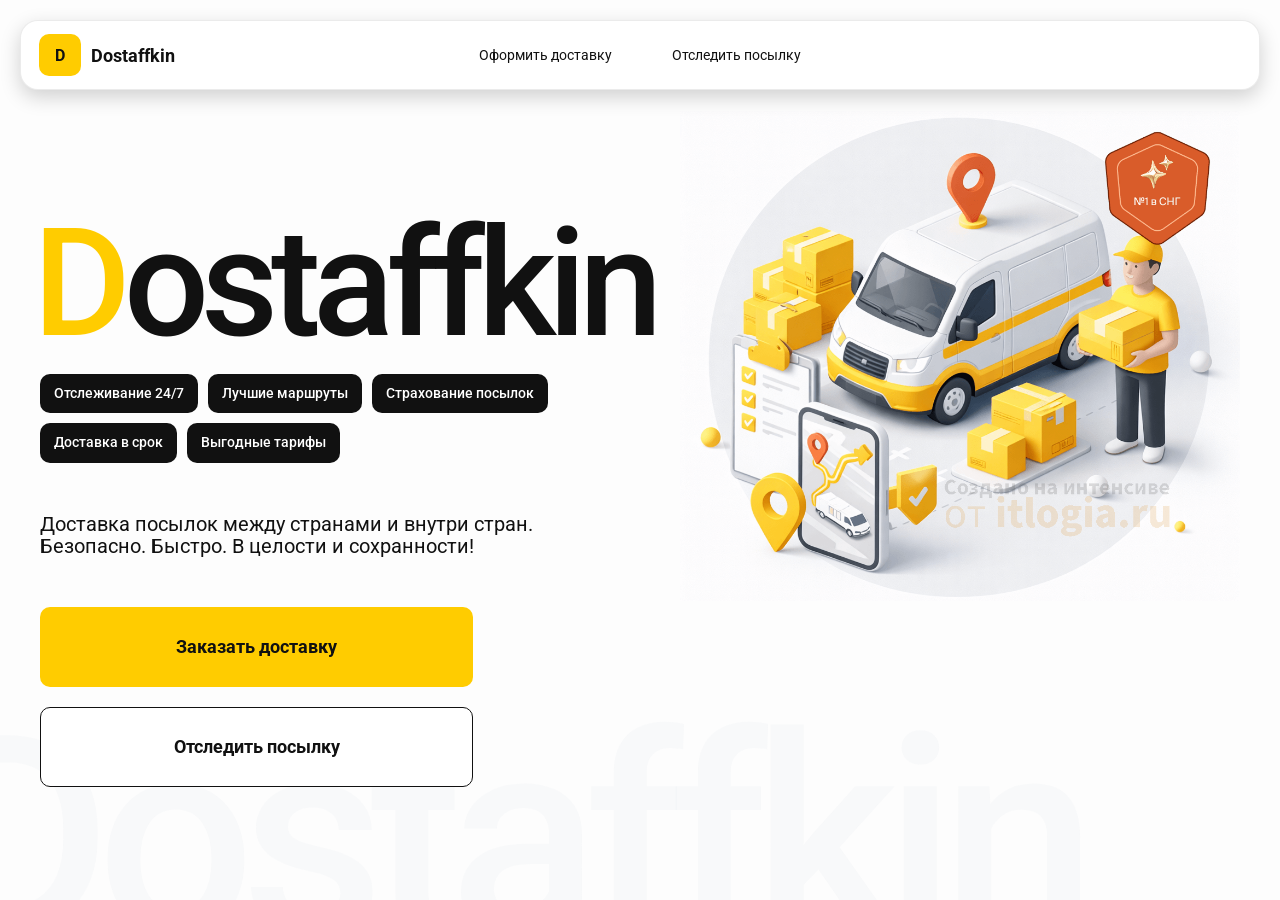
<file: index.html>
<!DOCTYPE html>
<html lang="ru">

<head>
    <meta charset="UTF-8">
    <meta name="viewport" content="width=device-width,initial-scale=1,maximum-scale=1,user-scalable=0" />
    <title>Dostaffkin — Доставка посылок между странами и внутри стран. Безопасно. Быстро. В целости и сохранности!
    </title>
    <link rel="stylesheet" href="./styles/base.css">
    <link rel="stylesheet" href="./styles/base_adaptive.css">
    <link rel="stylesheet" href="./styles/index.css">
    <link rel="stylesheet" href="./styles/index_adaptive.css">
</head>

<body>
    <div class="container">
        <header class="header">
            <a class="header-brand" href="#">
                <div class="header-logo">D</div>
                <div class="header-title">Dostaffkin</div>
            </a>
            <nav class="header-menu">
                <a class="header-link" href="./order.html">Оформить <span>доставку</span></a>
                <a class="header-link" href="./track.html">Отследить <span>посылку</span></a>
            </nav>
        </header>
        <main class="main">
            <section class="main-info">
                <div class="main-title">
                    <span>D</span>ostaffkin
                </div>
                <div class="main-features">
                    <div class="main-feature">Отслеживание 24/7</div>
                    <div class="main-feature">Лучшие маршруты</div>
                    <div class="main-feature">Страхование посылок</div>
                    <div class="main-feature">Доставка в срок</div>
                    <div class="main-feature">Выгодные тарифы</div>
                </div>
                <div class="main-description">
                    Доставка посылок между странами и внутри стран.
                    Безопасно. Быстро. В целости и сохранности!
                </div>
                <div class="main-actions">
                    <a class="button" type="button" href="./order.html">Заказать доставку</a>
                    <a class="button button-white" type="button" href="./track.html">Отследить посылку</a>
                </div>
            </section>
            <div class="main-title-ghost">Dostaffkin</div>
            <section class="main-image">
                <img src="images/main-image.png" alt="Main image" />
            </section>
        </main>
    </div>
</body>

</html>
</file>
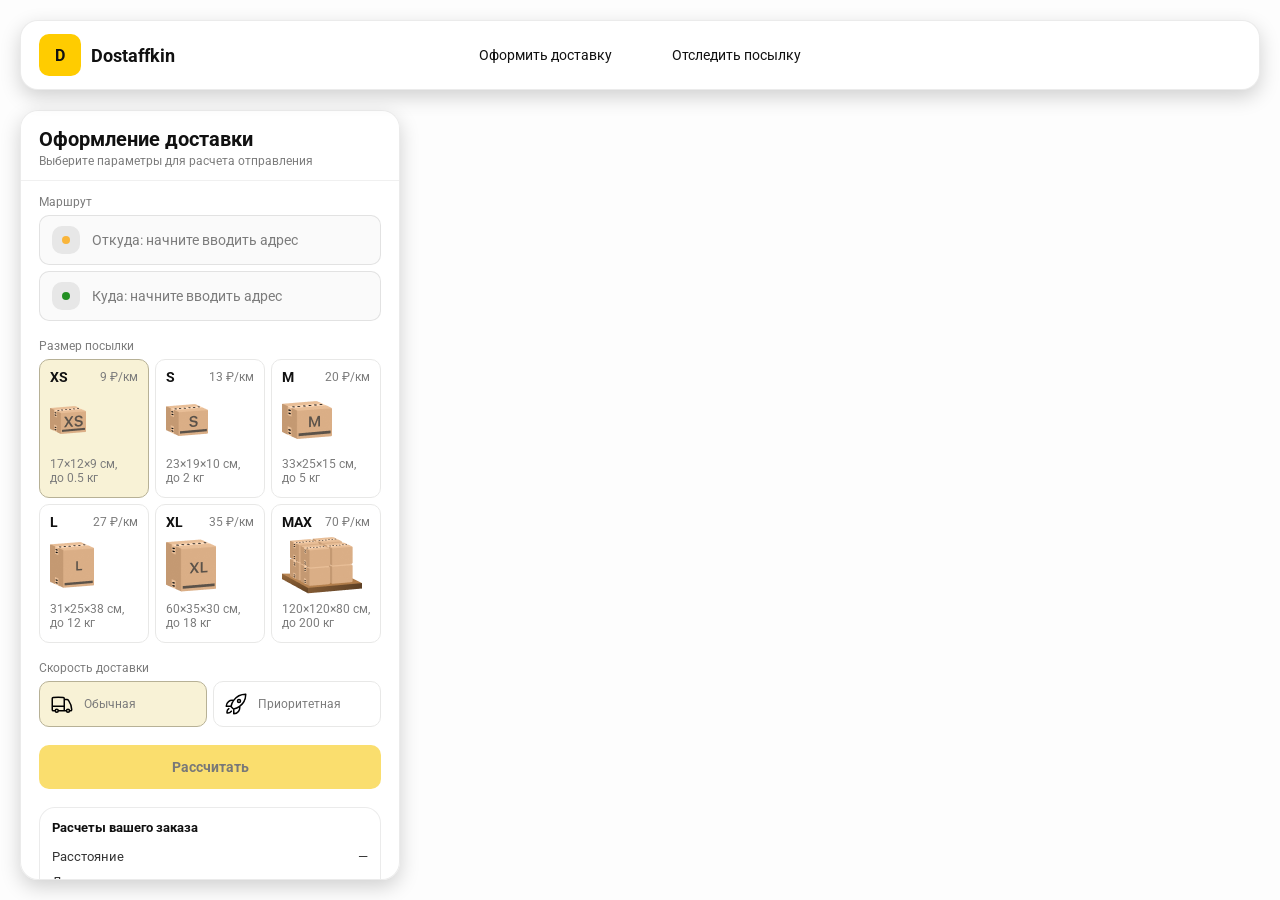
<file: order.html>
<!doctype html>
<html lang="ru">

<head>
    <meta charset="utf-8" />
    <meta name="viewport" content="width=device-width,initial-scale=1,maximum-scale=1,user-scalable=0" />
    <title>Оформление доставки</title>

    <link rel="stylesheet" href="styles/base.css" />
    <link rel="stylesheet" href="styles/base_adaptive.css" />

    <link rel="stylesheet" href="styles/order.css" />
    <link rel="stylesheet" href="styles/order_adaptive.css" />

    <script src="https://api-maps.yandex.ru/2.1/?lang=ru_RU&apikey=11980e32-ab4d-43af-a13c-2ff705448350&suggest_apikey=31fbb1b3-f583-493a-93ea-b4a7d478a0f4" type="text/javascript"></script>
</head>

<body>
    <div id="map"></div>
    <header class="header">
        <a class="header-brand" href="./index.html">
            <div class="header-logo">D</div>
            <div class="header-title">Dostaffkin</div>
        </a>
        <nav class="header-menu">
            <a class="header-link" href="#">Оформить <span>доставку</span></a>
            <a class="header-link" href="./track.html">Отследить <span>посылку</span></a>
        </nav>
    </header>
    <aside class="main" id="sidebar">
        <div class="main-header">
            <div class="main-title">Оформление доставки</div>
            <div class="main-text">Выберите параметры для расчета отправления</div>
        </div>
        <div class="main-content">
            <div class="main-route">
                <div class="main-block-title">Маршрут</div>
                <div class="main-fields">
                    <div class="main-field" id="fromField">
                        <div class="main-pin"></div>
                        <input id="from" placeholder="Откуда: начните вводить адрес" autocomplete="off" />
                        <div class="main-ac" id="fromAc" role="listbox" aria-label="Подсказки адресов"></div>
                    </div>

                    <div class="main-field" id="toField">
                        <div class="main-pin"></div>
                        <input id="to" placeholder="Куда: начните вводить адрес" autocomplete="off" />
                        <div class="main-ac" id="toAc" role="listbox" aria-label="Подсказки адресов"></div>
                    </div>
                </div>
            </div>
            <div class="main-package">
                <div class="main-block-title">Размер посылки</div>

                <div class="main-sizes">
                    <div class="main-size-card is-active" data-value="xs">
                        <div class="main-size-top">
                            <div class="main-size-label">XS</div>
                            <div class="main-size-rate">9 ₽/км</div>
                        </div>
                        <div class="main-size-media">
                            <img src="images/sizes/xs.png" alt="Короб XS" />
                        </div>
                        <div class="main-size-description">17×12×9 см,<br>до 0.5 кг</div>
                    </div>

                    <div class="main-size-card" data-value="s">
                        <div class="main-size-top">
                            <div class="main-size-label">S</div>
                            <div class="main-size-rate">13 ₽/км</div>
                        </div>
                        <div class="main-size-media">
                            <img src="images/sizes/s.png" alt="Короб S" />
                        </div>
                        <div class="main-size-description">23×19×10 см,<br>до 2 кг</div>
                    </div>

                    <div class="main-size-card" data-value="m">
                        <div class="main-size-top">
                            <div class="main-size-label">M</div>
                            <div class="main-size-rate">20 ₽/км</div>
                        </div>
                        <div class="main-size-media">
                            <img src="images/sizes/m.png" alt="Короб M" />
                        </div>
                        <div class="main-size-description">33×25×15 см,<br>до 5 кг</div>
                    </div>

                    <div class="main-size-card" data-value="l">
                        <div class="main-size-top">
                            <div class="main-size-label">L</div>
                            <div class="main-size-rate">27 ₽/км</div>
                        </div>
                        <div class="main-size-media">
                            <img src="images/sizes/l.png" alt="Короб L" />
                        </div>
                        <div class="main-size-description">31×25×38 см,<br>до 12 кг</div>
                    </div>

                    <div class="main-size-card" data-value="xl">
                        <div class="main-size-top">
                            <div class="main-size-label">XL</div>
                            <div class="main-size-rate">35 ₽/км</div>
                        </div>
                        <div class="main-size-media">
                            <img src="images/sizes/xl.png" alt="Короб XL" />
                        </div>
                        <div class="main-size-description">60×35×30 см,<br>до 18 кг</div>
                    </div>

                    <div class="main-size-card" data-value="max">
                        <div class="main-size-top">
                            <div class="main-size-label">MAX</div>
                            <div class="main-size-rate">70 ₽/км</div>
                        </div>
                        <div class="main-size-media main-size-media-palleta">
                            <img src="images/sizes/max.png" alt="Паллета" />
                        </div>
                        <div class="main-size-description">120×120×80 см,<br>до 200 кг</div>
                    </div>
                </div>
            </div>
            <div class="main-speed">
                <div class="main-block-title">Скорость доставки</div>

                <div class="main-speeds">
                    <div class="main-speed-card is-active" data-value="regular">
                        <img class="main-speed-media" src="images/icons/regular.svg" alt="Regular" />
                        <div class="main-speed-description">Обычная</div>
                    </div>
                    <div class="main-speed-card" data-value="fast">
                        <img class="main-speed-media" src="images/icons/fast.svg" alt="Fast" />
                        <div class="main-speed-description">Приоритетная</div>
                    </div>

                </div>
            </div>
            <div class="main-calculate-block">
                <button id="calc" class="button calculate-button" type="button" disabled>Рассчитать</button>
            </div>
            <div class="main-result" id="result">
                <div class="main-result-title">Расчеты вашего заказа</div>
                <div class="main-result-lines">
                    <div class="main-result-line"><span>Расстояние</span><span id="distanceValue">—</span></div>
                    <div class="main-result-line"><span>Доставим через</span><span id="durationValue">—</span></div>
                    <div class="main-result-line"><span>Тариф</span><span id="rateValue">—</span></div>
                </div>
                <div class="main-price">
                    <div class="main-price-label">Итого</div>
                    <div class="main-price-value" id="totalValue">—</div>
                </div>
            </div>
            <div class="main-order-box">
                <div class="main-order-form" id="orderForm">
                    <div class="main-order-title">Оформление доставки</div>
                    <div class="main-block-info-row">
                        <div class="main-block-title">Контакты</div>
                        <div class="order-fields">
                            <div class="main-field">
                                <input id="customerName" placeholder="Ваше имя" autocomplete="off" />
                            </div>
                            <div class="main-field">
                                <input id="customerPhone" placeholder="Ваш телефон" autocomplete="off"
                                    inputmode="tel" />
                            </div>
                        </div>
                    </div>
                    <div class="main-block-info-row extra-info">
                        <div class="main-block-title">Дополнительная информация</div>
                        <div class="main-field textarea">
                            <textarea id="comment" placeholder="Детали доставки и комментарии"></textarea>
                        </div>
                    </div>
                    <button id="submit" class="button main-submit-request" type="button" disabled>Отправить
                        заявку
                    </button>
                </div>

                <div class="main-order-success" id="orderSuccess">
                    <div class="main-success-icon">✓</div>
                    <div class="main-success-title">Заявка отправлена!</div>
                    <div class="main-success-title">Номер отправления – <span id="orderId"></span></div>
                    <div class="main-success-subtitle">Мы скоро свяжемся с вами</div>
                </div>
            </div>
        </div>
    </aside>

    <script src="./scripts/order.js"></script>
</body>

</html>
</file>
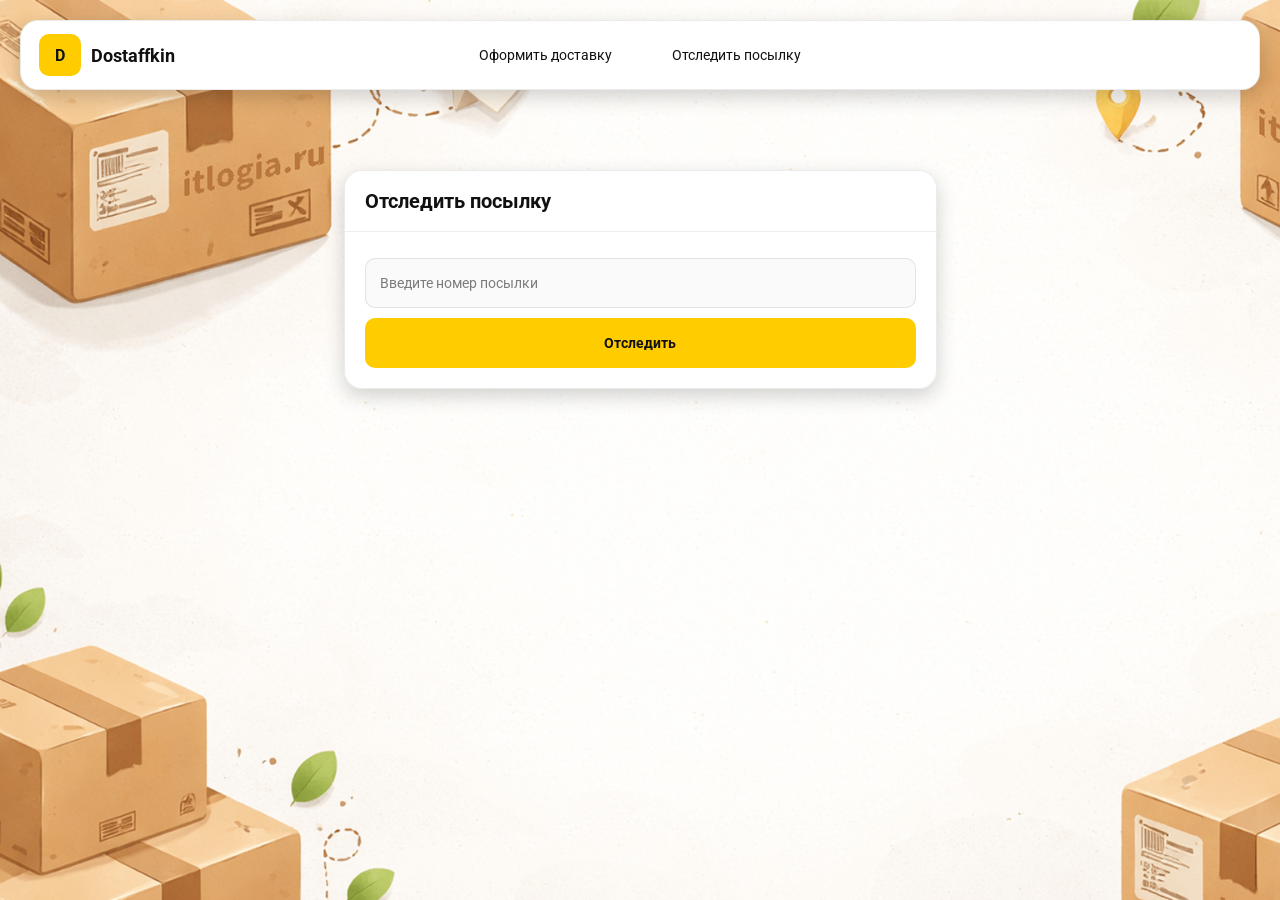
<file: track.html>
<!doctype html>
<html lang="ru">

<head>
    <meta charset="utf-8" />
    <meta name="viewport" content="width=device-width,initial-scale=1,maximum-scale=1,user-scalable=0" />
    <title>Отследить посылку</title>
    <link rel="stylesheet" href="styles/base.css" />
    <link rel="stylesheet" href="styles/base_adaptive.css" />

    <link rel="stylesheet" href="styles/track.css" />
    <link rel="stylesheet" href="styles/track_adaptive.css" />
</head>

<body>
    <div class="container">
        <header class="header">
            <a class="header-brand" href="./index.html">
                <div class="header-logo">D</div>
                <div class="header-title">Dostaffkin</div>
            </a>
            <nav class="header-menu">
                <a class="header-link" href="./order.html">Оформить <span>доставку</span></a>
                <a class="header-link" href="#">Отследить <span>посылку</span></a>
            </nav>
        </header>
        <main class="track-content">
            <section class="track-card track-search">
                <div class="track-title">Отследить посылку</div>
                <div class="track-action">
                    <div class="main-field track-field">
                        <input id="trackNumber" placeholder="Введите номер посылки" autocomplete="off" />
                    </div>
                    <button id="trackButton" class="button track-button" type="button">Отследить</button>
                </div>
            </section>
            <section class="track-card track-result" id="trackResult">
                <div class="track-result-header">
                    <div class="track-id" id="trackIdValue"></div>
                    <div class="track-routes">
                        <div class="track-route">
                            <div class="track-route-pin">
                                <svg xmlns="http://www.w3.org/2000/svg" fill="none" viewBox="0 0 24 24"
                                    stroke-width="1.5" stroke="orange" class="size-6">
                                    <path stroke-linecap="round" stroke-linejoin="round"
                                        d="M15 10.5a3 3 0 1 1-6 0 3 3 0 0 1 6 0Z" />
                                    <path stroke-linecap="round" stroke-linejoin="round"
                                        d="M19.5 10.5c0 7.142-7.5 11.25-7.5 11.25S4.5 17.642 4.5 10.5a7.5 7.5 0 1 1 15 0Z" />
                                </svg>
                            </div>
                            <div class="track-route-address" id="trackFromValue">
                                Откуда: Москва, улица Арбат, 1
                            </div>
                        </div>
                        <div class="track-route track-route-arrow">
                            <svg xmlns="http://www.w3.org/2000/svg" fill="none" viewBox="0 0 24 24" stroke-width="1.5"
                                stroke="currentColor" class="size-6">
                                <path stroke-linecap="round" stroke-linejoin="round"
                                    d="M19.5 13.5 12 21m0 0-7.5-7.5M12 21V3" />
                            </svg>
                        </div>
                        <div class="track-route">
                            <div class="track-route-pin">
                                <svg xmlns="http://www.w3.org/2000/svg" fill="none" viewBox="0 0 24 24"
                                    stroke-width="1.5" stroke="green" class="size-6">
                                    <path stroke-linecap="round" stroke-linejoin="round"
                                        d="M15 10.5a3 3 0 1 1-6 0 3 3 0 0 1 6 0Z" />
                                    <path stroke-linecap="round" stroke-linejoin="round"
                                        d="M19.5 10.5c0 7.142-7.5 11.25-7.5 11.25S4.5 17.642 4.5 10.5a7.5 7.5 0 1 1 15 0Z" />
                                </svg>
                            </div>
                            <div class="track-route-address" id="trackToValue">
                                Куда: Минск, проспект Независимости, 58
                            </div>
                        </div>
                    </div>
                </div>
                <div class="track-info">
                    <div class="track-status-title">Статус данной посылки:</div>
                    <div class="track-status-list" id="trackStatusList">


                    </div>
                </div>
            </section>
        </main>
    </div>

    <script src="./scripts/track.js"></script>
</body>

</html>
</file>
<file: styles/base.css>
*, *::before, *::after {
    box-sizing: border-box;
}

@font-face {
    font-family: "Roboto";
    src: url("../fonts/Roboto-Regular.ttf");
    font-weight: normal;
}

@font-face {
    font-family: "Roboto";
    src: url("../fonts/Roboto-Bold.ttf");
    font-weight: bold;
}

@font-face {
    font-family: "Roboto";
    src: url("../fonts/Roboto-Medium.ttf");
    font-weight: 500;
}

html, body {
    margin: 0;
    color: #111111;
    font-family: "Roboto", sans-serif;
}

body {
    background: #FDFDFD;
}

.header {
    border-radius: 18px;
    box-shadow: 0 7px 20px 0 #0000002E;
    backdrop-filter: blur(10px);
    background: #ffffff;
    left: 20px;
    border: 1px solid rgba(0, 0, 0, 0.08);
    position: fixed;
    right: 20px;
    top: 20px;
    padding: 14px 18px;
    height: 70px;
    display: flex;
    align-items: center;
    z-index: 6;
}

.header-brand {
    display: flex;
    align-items: center;
    text-decoration: none;
    gap: 10px;
}

.header-logo {
    width: 42px;
    height: 42px;
    border-radius: 10px;
    background: #FFCC00;
    display: grid;
    place-items: center;
    font-weight: bold;
    color: #111;
}

.header-title {
    font-size: 18px;
    font-weight: bold;
    color: #111111;
    text-decoration: none;
}

.header-menu {
    display: flex;
    align-items: center;
    gap: 60px;
    margin: 0;
    position: absolute;
    left: 50%;
    transform: translateX(-50%);
}

.header-link {
    font-size: 14px;
    color: #111111;
    text-decoration: none;
}

.button {
    border: 0;
    outline: none;
    height: 44px;
    border-radius: 10px;
    font-size: 14px;
    font-weight: bold;
    cursor: pointer;
    font-family: inherit;
    transition: transform .08s ease, opacity .12s ease;
    background: #FFCC00;
    color: #111111;
    text-align: center;
    text-decoration: none;
}

.button:hover {
    background-color: #E5BC19;
}


.button:disabled {
    cursor: not-allowed;
    background-color: #FADE6E;
    color: #787878;
    transform: none;
}

.button.button-white {
    background: #ffffff;
    border: 1px solid #111111;
}

.button.button-white:hover {
    background: rgb(241 241 241);
}

.main-field {
    display: flex;
    align-items: center;
    margin-top: 6px;
    gap: 10px;
    border: 1px solid #1111111A;
    background: #FAFAFA;
    border-radius: 10px;
    padding: 10px 12px;
    position: relative;
    box-sizing: border-box;
    height: 50px;
}

.main-field.textarea {
    height: auto;
}

.main-pin {
    width: 28px;
    height: 28px;
    border-radius: 10px;
    background: rgba(17, 17, 17, 0.08);
    display: grid;
    place-items: center;
    flex: 0 0 auto;
    position: relative;
}

.main-pin::before {
    content: "";
    width: 8px;
    height: 8px;
    border-radius: 999px;
    background: orange;
    opacity: .75;
    display: block;
}

.main-field:last-child .main-pin::before {
    background: green;
    opacity: .85;
}

input, textarea {
    width: 100%;
    border: 0;
    outline: none;
    background: transparent;
    font-size: 14px;
    color: #111111;
    font-family: inherit;
}

textarea {
    resize: vertical;
    min-height: 72px;
    padding: 2px 0;
}

input::placeholder, textarea::placeholder {
    color: #7C7C7C;
}

.main-field:focus-within {
    border-color: rgba(0, 0, 0, 0.20);
    box-shadow: 0 0 0 4px rgba(255, 204, 0, 0.35);
    background: rgba(255, 255, 255, 0.75);
}
</file>
<file: styles/base_adaptive.css>
@media (max-width: 767px) {
    .header {
        left: 10px;
        right: 10px;
        top: 10px;
    }

    .header-link span {
        display: none;
    }

    .header-menu {
        gap: 20px;
        justify-content: flex-start;
        margin: 0 0 0 30px;
        position: static;
        transform: none;
    }
}

@media (max-width: 420px) {
    .header-title {
        display: none;
    }
}

@media (max-width: 374px) {
    .header-menu {
        gap: 10px;
        margin: 0 0 0 10px;
    }
}
</file>
<file: styles/index.css>
.container {
    overflow: hidden;
    min-height: 100vh;
}

.main {
    padding: 111px 40px 40px;
    position: relative;
    display: flex;
}

.main-info {
    max-width: 840px;
    width: 100%;
    position: relative;
}

.main-title {
    margin-top: 98px;
    font-weight: 500;
    font-size: 200px;
    line-height: 1;
    letter-spacing: -0.05em;
    color: #111111;
    left: -15px;
    position: relative;
}

.main-title span {
    color: #ffcc00;
}

.main-features {
    margin-top: 15px;
    display: flex;
    flex-wrap: wrap;
    gap: 10px;
}

.main-feature {
    background: #111111;
    color: #ffffff;
    padding: 12px 14px;
    font-weight: 500;
    font-size: 14px;
    line-height: 1.1;
    border-radius: 10px;
}

.main-description {
    margin-top: 50px;
    max-width: 500px;
    font-size: 20px;
    line-height: 1.1;
    color: #111111;
}

.main-actions {
    margin-top: 50px;
    display: flex;
    flex-direction: column;
    gap: 20px;
}

.main-actions .button {
    height: 80px;
    width: 433px;
    font-size: 18px;
    font-weight: bold;
    place-items: center;
    display: grid;
}

.main-title-ghost {
    position: absolute;
    z-index: -1;
    left: -70px;
    bottom: -150px;
    font-weight: 500;
    font-size: 278px;
    line-height: 1;
    letter-spacing: -0.05em;
    color: #ECEDF04D;
}

.main-image {
    width: 1024px;
    top: 100px;
    z-index: -2;
}

.main-image img {
    width: 100%;
    max-width: 1024px;
    height: auto;
    display: block;
}
</file>
<file: styles/index_adaptive.css>
@media (max-width: 1760px) {
    .main-title {
        font-size: 150px;
        left: -7px;
    }

    .main-info {
        max-width: 640px;
    }
}

@media (max-width: 1200px) {
    .main-info {
        max-width: 540px;
    }

    .main {
        padding: 111px 20px 20px;
    }

    .main-title {
        font-size: 120px;
        left: -4px;
    }

    .main-title-ghost {
        font-size: 220px;
    }
}

@media (max-width: 1024px) {
    .main-title {
        margin-top: 30px;
    }

    .main {
        flex-direction: column-reverse;
    }

    .main-image {
        max-width: 350px;
        position: absolute;
        left: 370px;
        top: 370px;
    }

    .main-info {
        max-width: 100%;
    }

    .main-actions {
        gap: 10px;
    }

    .main-actions .button {
        height: 50px;
        font-size: 14px;
        width: auto;
        max-width: 300px;
    }

    .main-description {
        max-width: 350px;
    }
}

@media (max-width: 570px) {
    .main-title {
        font-size: 88px;
    }

    .main-description {
        max-width: 100%
    }

    .main-actions {
       width: 100%;
    }

    .main-actions .button {
        width: 100%;
        max-width: 100%
    }

    .main-image {
        max-width: 650px;
        position: absolute;
        left: 170px;
        top: 70px;
        opacity: 0.2;
    }
}

@media (max-width: 400px) {
    .main-title {
        font-size: 70px;
    }
}
</file>
<file: styles/order.css>
#map {
    position: fixed;
    inset: 0;
}

.main {
    border-radius: 18px;
    box-shadow: 0 7px 20px 0 #0000002E;
    backdrop-filter: blur(10px);
    background: rgba(255, 255, 255, 0.96);
    left: 20px;
    border: 1px solid rgba(0, 0, 0, 0.08);
    position: fixed;
    top: 110px;
    bottom: 20px;
    width: 380px;
    display: flex;
    flex-direction: column;
    overflow: hidden;
    z-index: 5;
}

.main-header {
    padding: 18px 18px 12px 18px;
    border-bottom: 1px solid rgba(0, 0, 0, 0.06);
    display: flex;
    flex-direction: column;
}

.main-title {
    font-size: 20px;
    line-height: 100%;
    font-weight: bold;
}

.main-text {
    font-size: 12px;
    margin-top: 5px;
    color: #7C7C7C;
}

.main-content {
    padding: 14px 18px 18px 18px;
    overflow: auto;
    scrollbar-width: none;
    display: flex;
    flex-direction: column;
    gap: 18px;
    flex: 1;
}

.main-block-title {
    font-size: 12px;
    color: #7C7C7C;
}

.main-route .main-block-title,
.main-package .main-block-title {
    margin-bottom: 6px;
}

.main-sizes {
    display: grid;
    gap: 6px;
    grid-template-columns: repeat(3, 1fr);
}

.main-size-card {
    border: 1px solid #E8E8E7;
    background: #FFFFFF;
    border-radius: 10px;
    padding: 10px;
    cursor: pointer;
    user-select: none;
    transition: transform .08s ease, border-color .12s ease, background .12s ease;
    min-height: 139px;
}

.main-size-card:hover {
    transform: translateY(-1px);
}

.main-size-card.is-active {
    background-color: #F8F2D6;
    border-color: #B7B196;
}

.main-size-top {
    display: flex;
    align-items: center;
    justify-content: space-between;
}

.main-size-label {
    font-weight: bold;
    font-size: 14px;
    color: #111111;
    line-height: 100%;
}

.main-size-rate {
    font-size: 12px;
    color: #7C7C7C;
    line-height: 100%;
}

.main-size-media {
    margin-top: 8px;
    height: 57px;
}

.main-size-description {
    margin-top: 8px;
    font-size: 12px;
    color: #7C7C7C;
    line-height: 1.2;
}

.calculate-button {
    width: 100%;
}

.main-result {
    border: 1px solid rgba(0, 0, 0, 0.08);
    background: rgba(255, 255, 255, 0.75);
    border-radius: 16px;
    padding: 12px;
    line-height: 1.25;
}

.main-result-title {
    font-weight: bold;
    font-size: 13px;
    color: #111111;
    margin-bottom: 13px;
}

.main-result-lines {
    gap: 8px;
    display: flex;
    flex-direction: column;
}

.main-result-line {
    font-size: 13px;
    color: rgba(17, 17, 17, 0.85);
    display: flex;
    justify-content: space-between;
}

.main-price {
    margin-top: 18px;
    padding-top: 10px;
    border-top: 1px dashed rgba(0, 0, 0, 0.12);
    display: flex;
    align-items: baseline;
    justify-content: space-between;
}

.main-price-label {
    font-size: 12px;
    color: rgba(17, 17, 17, 0.55);
}

.main-price-value {
    font-size: 20px;
    font-weight: bold;
    color: #111111;
    letter-spacing: -0.3px;
}

.main-order-box {
    background: #ffffff;
    border: 1px solid #E8E8E7;
    border-radius: 10px;
    padding: 12px;
}

.main-order-title {
    margin-bottom: 8px;
    font-weight: bold;
    font-size: 14px;
    color: #111111;
}

.main-block-info {
    display: flex;
    flex-direction: column;
    gap: 6px;
}

.order-fields {
    display: grid;
    grid-template-columns: 1fr 1fr;
    column-gap: 10px;
    margin-top: 6px;
}

.main-block-info-row.extra-info {
    display: block;
    margin-top: 13px;
}

.main-submit-request {
    width: 100%;
    margin-top: 6px;
}

.main-order-success {
    display: none;
    text-align: center;
    padding: 22px 12px;
    gap: 12px;
}

.main-order-success.is-visible {
    display: flex;
    flex-direction: column;
    align-items: center;
}

.main-success-icon {
    width: 56px;
    height: 56px;
    border-radius: 50%;
    background: #16a34a;
    color: #ffffff;
    display: grid;
    place-items: center;
    font-size: 30px;
}

.main-success-title {
    font-size: 14px;
    font-weight: bold;
    color: #111111;
}

.main-success-subtitle {
    font-size: 12px;
    color: rgba(17, 17, 17, 0.55);
    line-height: 1.3;
}

.main-speed .main-block-title {
    margin-bottom: 6px;
}

.main-speeds {
    display: grid;
    gap: 6px;
    grid-template-columns: repeat(2, 1fr);
}

.main-speed-card {
    border: 1px solid #E8E8E7;
    background: #FFFFFF;
    border-radius: 10px;
    padding: 10px;
    cursor: pointer;
    user-select: none;
    transition: transform .08s ease, border-color .12s ease, background .12s ease;
    display: flex;
    align-items: center;
    gap: 10px;
}

.main-speed-card:hover {
    transform: translateY(-1px);
}

.main-speed-card.is-active {
    background-color: #F8F2D6;
    border-color: #B7B196;
}

.main-speed-description {
    font-size: 12px;
    color: #7C7C7C;
    line-height: 1.2;
}
</file>
<file: styles/order_adaptive.css>
@media (max-width: 767px) {
    .main {
        left: 10px;
        right: 10px;
        top: 50%;
        bottom: 12px;
        width: auto;
        max-width: none;
    }
}

@media (max-width: 420px) {
    .main-sizes {
        grid-template-columns: repeat(2, 1fr);
    }
}
</file>
<file: styles/track.css>
.container {
    background: #F4F4F4 url("../images/track-bg.png");
    background-size: cover;
    min-height: 100vh;
    padding: 170px 0 50px 0;
}

.track-content {
    width: 593px;
    margin: 0 auto;
}

.track-card {
    width: 100%;
    border-radius: 18px;
    box-shadow: 0 7px 20px 0 #0000002E;
    backdrop-filter: blur(10px);
    background: rgba(255, 255, 255, 0.96);
    border: 1px solid rgba(0, 0, 0, 0.08);
}

.track-title {
    font-size: 20px;
    line-height: 100%;
    font-weight: bold;
    border-bottom: 1px solid #EEEEEE;
    padding: 20px;
}

.track-action {
    padding: 20px;
}

.track-button {
    width: 100%;
    height: 50px;
}

.track-field {
    margin-bottom: 10px;
}

.track-result {
    margin-top: 5px;
    display: none;
}

.track-result.is-visible {
    display: block;
}

.track-result-header {
    font-weight: bold;
    font-size: 14px;
    color: #111111;
    padding: 20px;
    border-bottom: 1px solid #EEEEEE;
}

.track-id {
    margin-bottom: 12px;
    font-size: 20px;
}

.track-routes {
    display: flex;
    flex-direction: column;
    gap: 10px;
    font-weight: normal;
}

.track-route {
    display: flex;
    align-items: center;
    gap: 10px;
}

.track-route-pin {
    width: 24px;
    height: 24px;
    flex-shrink: 0;
}

.track-route-arrow {
    padding: 15px 0;
    width: 24px;
    height: 24px;
}

.track-info {
    padding: 20px;
}

.track-status {
    display: flex;
    align-items: center;
    font-size: 12px;
    gap: 10px;
}

.track-status-title {
    font-size: 14px;
    color: #111111;
    margin-bottom: 20px;
}

.track-status-list {
    display: flex;
    flex-direction: column;
    gap: 15px;
}

.track-status-icon {
    width: 40px;
    height: 40px;
    border-radius: 50%;
    background: rgba(17, 17, 17, 0.08);
    display: grid;
    place-items: center;
    flex: 0 0 auto;
}

.track-status.created .track-status-icon {
    background-color: #F1CB00;
}

.track-status.in-way .track-status-icon {
    background-color: #F08A11;
}

.track-status.ready .track-status-icon {
    background-color: #A35D0A;
}

.track-status.done .track-status-icon {
    background-color: #37C93B;
}

.track-status-text {
    display: flex;
    align-items: center;
    justify-content: space-between;
    color: #111111;
    font-size: 12px;
    flex: 1;
}

.track-status-date {
    color: rgba(17, 17, 17, 0.55);
}
</file>
<file: styles/track_adaptive.css>
@media (max-width: 767px) {
    .container {
        padding: 130px 0 50px 0;
    }

    .track-content {
        width: 100%;
        padding-left: 10px;
        padding-right: 10px;
    }

    .track-result-header {
        padding: 20px;
    }
}
</file>
